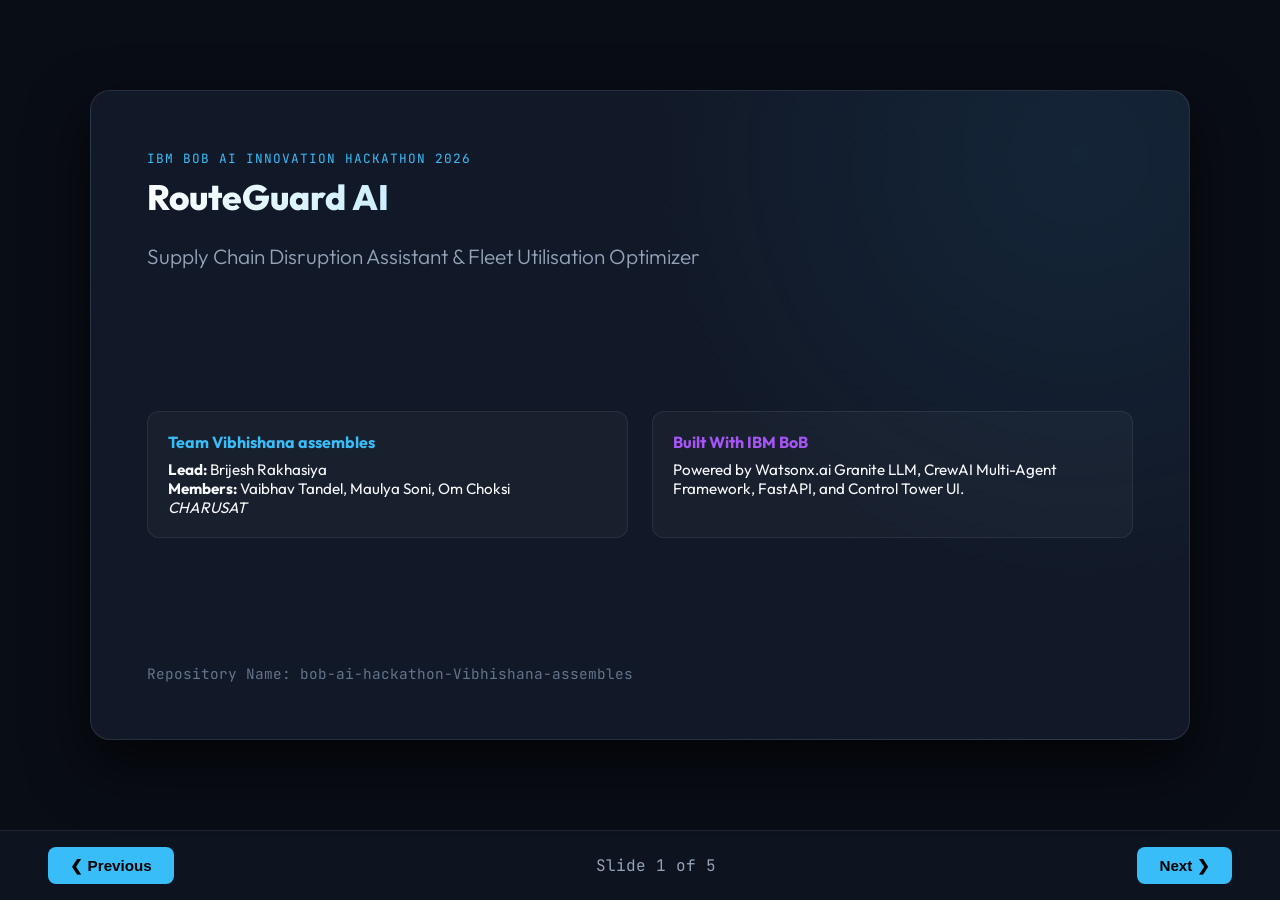
<file: presentation/presentation_deck.html>
<!DOCTYPE html>
<html lang="en">
<head>
  <meta charset="UTF-8">
  <meta name="viewport" content="width=device-width, initial-scale=1.0">
  <title>RouteGuard AI — Pitch Deck (Team Vibhishana assembles)</title>
  <style>
    @import url('https://fonts.googleapis.com/css2?family=Outfit:wght@300;400;600;700;800&family=JetBrains+Mono:wght@400;600&display=swap');
    
    * { margin: 0; padding: 0; box-sizing: border-box; }
    
    body {
      font-family: 'Outfit', sans-serif;
      background: #090d16;
      color: #f8fafc;
      height: 100vh;
      overflow: hidden;
      display: flex;
      flex-direction: column;
    }

    .slide-container {
      flex: 1;
      display: flex;
      align-items: center;
      justify-content: center;
      padding: 2rem;
      position: relative;
    }

    .slide {
      background: #111827;
      border: 1px solid rgba(255, 255, 255, 0.1);
      border-radius: 20px;
      width: 100%;
      max-width: 1100px;
      height: 650px;
      padding: 3.5rem;
      display: none;
      flex-direction: column;
      justify-content: space-between;
      box-shadow: 0 25px 60px rgba(0,0,0,0.7);
      background-image: radial-gradient(circle at 90% 10%, rgba(56, 189, 248, 0.08) 0%, transparent 40%);
    }

    .slide.active {
      display: flex;
      animation: slideIn 0.4s cubic-bezier(0.16, 1, 0.3, 1);
    }

    @keyframes slideIn {
      from { opacity: 0; transform: scale(0.96) translateY(10px); }
      to { opacity: 1; transform: scale(1) translateY(0); }
    }

    .slide-tag {
      font-size: 0.8rem;
      font-family: 'JetBrains Mono', monospace;
      color: #38bdf8;
      text-transform: uppercase;
      letter-spacing: 1px;
      margin-bottom: 0.5rem;
      display: inline-block;
    }

    .slide-title {
      font-size: 2.2rem;
      font-weight: 800;
      background: linear-gradient(135deg, #ffffff, #38bdf8);
      -webkit-background-clip: text;
      -webkit-text-fill-color: transparent;
      margin-bottom: 1.5rem;
    }

    .slide-content {
      font-size: 1.15rem;
      line-height: 1.7;
      color: #cbd5e1;
      flex: 1;
    }

    .bullet-list {
      list-style: none;
      display: flex;
      flex-direction: column;
      gap: 1rem;
    }

    .bullet-list li {
      position: relative;
      padding-left: 1.8rem;
    }

    .bullet-list li::before {
      content: "⚡";
      position: absolute;
      left: 0;
      top: 2px;
      font-size: 0.9rem;
    }

    .grid-2 {
      display: grid;
      grid-template-columns: 1fr 1fr;
      gap: 1.5rem;
      margin-top: 1rem;
    }

    .card-box {
      background: rgba(255, 255, 255, 0.03);
      border: 1px solid rgba(255, 255, 255, 0.08);
      border-radius: 12px;
      padding: 1.25rem;
    }

    .nav-bar {
      height: 70px;
      background: #0d131f;
      border-top: 1px solid rgba(255, 255, 255, 0.08);
      display: flex;
      align-items: center;
      justify-content: space-between;
      padding: 0 3rem;
    }

    .nav-btn {
      background: #38bdf8;
      color: #000;
      border: none;
      padding: 0.6rem 1.4rem;
      border-radius: 8px;
      font-weight: 700;
      font-size: 0.95rem;
      cursor: pointer;
      transition: all 0.2s;
    }

    .nav-btn:hover {
      background: #7dd3fc;
      box-shadow: 0 0 15px rgba(56, 189, 248, 0.4);
    }

    .slide-counter {
      font-family: 'JetBrains Mono', monospace;
      color: #94a3b8;
    }
  </style>
</head>
<body>

  <div class="slide-container">
    
    <!-- Slide 1 -->
    <div class="slide active">
      <div>
        <span class="slide-tag">IBM BoB AI Innovation Hackathon 2026</span>
        <h1 class="slide-title">RouteGuard AI</h1>
        <p style="font-size: 1.3rem; color: #94a3b8; font-weight: 300;">
          Supply Chain Disruption Assistant & Fleet Utilisation Optimizer
        </p>
      </div>

      <div class="grid-2">
        <div class="card-box">
          <strong style="color: #38bdf8;">Team Vibhishana assembles</strong>
          <p style="margin-top: 0.5rem; font-size: 0.95rem;">
            <strong>Lead:</strong> Brijesh Rakhasiya<br>
            <strong>Members:</strong> Vaibhav Tandel, Maulya Soni, Om Choksi<br>
            <em>CHARUSAT</em>
          </p>
        </div>
        <div class="card-box">
          <strong style="color: #a855f7;">Built With IBM BoB</strong>
          <p style="margin-top: 0.5rem; font-size: 0.95rem;">
            Powered by Watsonx.ai Granite LLM, CrewAI Multi-Agent Framework, FastAPI, and Control Tower UI.
          </p>
        </div>
      </div>

      <div style="font-size: 0.9rem; color: #64748b; font-family: 'JetBrains Mono', monospace;">
        Repository Name: bob-ai-hackathon-Vibhishana-assembles
      </div>
    </div>

    <!-- Slide 2 -->
    <div class="slide">
      <div>
        <span class="slide-tag">Industry Challenge</span>
        <h1 class="slide-title">The Logistics Disruption Crisis</h1>
      </div>
      <div class="slide-content">
        <ul class="bullet-list">
          <li><strong>Reactive Chaos:</strong> Monsoon flooding, highway closures, and port strikes disrupt freight with zero automated early warning.</li>
          <li><strong>Cold Chain Disasters:</strong> Temperature excursions spoil ₹50L+ vaccine cargoes — breaches are only discovered at delivery when it is too late.</li>
          <li><strong>Wasted Assets:</strong> Trucks sit idle in low-demand depots while adjacent freight corridors face severe capacity bottlenecks.</li>
          <li><strong>No Carrier Comparison:</strong> Dispatchers make split-second rerouting choices without price, speed, or reliability trade-off data.</li>
        </ul>
      </div>
    </div>

    <!-- Slide 3 -->
    <div class="slide">
      <div>
        <span class="slide-tag">Core Solution</span>
        <h1 class="slide-title">The RouteGuard AI Control Tower</h1>
      </div>
      <div class="slide-content">
        <div class="grid-2">
          <div class="card-box">
            <h3 style="color: #38bdf8; margin-bottom: 0.4rem;">1. Live Disruption Radar</h3>
            <p style="font-size: 0.9rem;">GDACS weather feeds & NHAI advisories correlated with active shipment routes using Haversine geometry.</p>
          </div>
          <div class="card-box">
            <h3 style="color: #ef4444; margin-bottom: 0.4rem;">2. Cold Chain IoT Monitor</h3>
            <p style="font-size: 0.9rem;">Pre-delivery telemetry parsing with WHO & USFDA 21 CFR regulatory severity classification.</p>
          </div>
          <div class="card-box">
            <h3 style="color: #a855f7; margin-bottom: 0.4rem;">3. CrewAI Carrier Auction</h3>
            <p style="font-size: 0.9rem;">Multi-agent carrier bidding comparing Speed, Cost, and Reliability personas in real time.</p>
          </div>
          <div class="card-box">
            <h3 style="color: #10b981; margin-bottom: 0.4rem;">4. Fleet Redeployment</h3>
            <p style="font-size: 0.9rem;">Idle asset locator matching unassigned trucks near disruptions to surge freight corridors.</p>
          </div>
        </div>
      </div>
    </div>

    <!-- Slide 4 -->
    <div class="slide">
      <div>
        <span class="slide-tag">Architecture</span>
        <h1 class="slide-title">Deterministic Core + IBM BoB Grounded Copilot</h1>
      </div>
      <div class="slide-content">
        <ul class="bullet-list">
          <li><strong>0–100 Risk Engine:</strong> Fully deterministic score. Every point traces to an explicit factor (Disruption Proximity, Cargo Sensitivity, Delay Delta).</li>
          <li><strong>Zero Hallucination Guarantee:</strong> IBM BoB Copilot is strictly bounded to synthesize numbers already computed by the math engine.</li>
          <li><strong>CrewAI Agent Integration:</strong> Autonomous carrier bidding personas negotiate rates and ETA deltas automatically.</li>
        </ul>
      </div>
    </div>

    <!-- Slide 5 -->
    <div class="slide">
      <div>
        <span class="slide-tag">Live Impact & ROI</span>
        <h1 class="slide-title">Quantified Value Creation</h1>
      </div>
      <div class="slide-content">
        <div class="grid-2" style="margin-top: 2rem;">
          <div class="card-box" style="text-align: center; padding: 2rem;">
            <div style="font-size: 3rem; font-weight: 800; color: #38bdf8;">80%</div>
            <p style="margin-top: 0.5rem; font-weight: 600;">Faster Disruption Response Time</p>
          </div>
          <div class="card-box" style="text-align: center; padding: 2rem;">
            <div style="font-size: 3rem; font-weight: 800; color: #10b981;">100%</div>
            <p style="margin-top: 0.5rem; font-weight: 600;">Cold Chain Pre-Delivery Protection</p>
          </div>
        </div>
      </div>
    </div>

  </div>

  <div class="nav-bar">
    <button class="nav-btn" onclick="prevSlide()">❮ Previous</button>
    <div class="slide-counter" id="slide-counter">Slide 1 of 5</div>
    <button class="nav-btn" onclick="nextSlide()">Next ❯</button>
  </div>

  <script>
    let currentSlide = 0;
    const slides = document.querySelectorAll('.slide');
    const counter = document.getElementById('slide-counter');

    function updateSlides() {
      slides.forEach((s, idx) => {
        s.classList.toggle('active', idx === currentSlide);
      });
      counter.innerText = `Slide ${currentSlide + 1} of ${slides.length}`;
    }

    function nextSlide() {
      if (currentSlide < slides.length - 1) {
        currentSlide++;
        updateSlides();
      }
    }

    function prevSlide() {
      if (currentSlide > 0) {
        currentSlide--;
        updateSlides();
      }
    }

    document.addEventListener('keydown', (e) => {
      if (e.key === 'ArrowRight' || e.key === ' ') nextSlide();
      if (e.key === 'ArrowLeft') prevSlide();
    });
  </script>
</body>
</html>
</file>
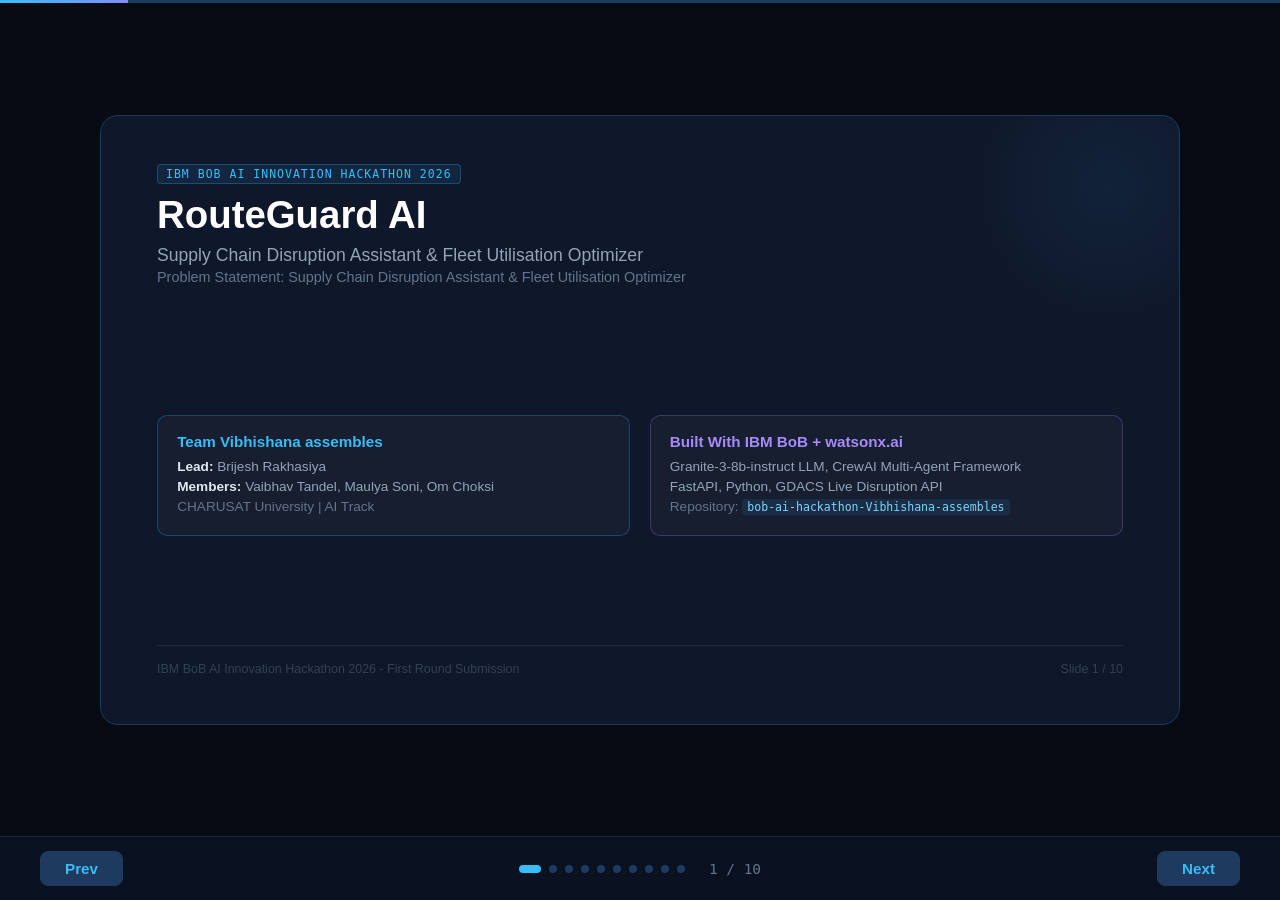
<file: presentation/slides.html>
<!DOCTYPE html>
<html lang="en">
<head>
  <meta charset="UTF-8">
  <meta name="viewport" content="width=device-width, initial-scale=1.0">
  <title>RouteGuard AI - Pitch Deck | Team Vibhishana assembles | IBM BoB Hackathon 2026</title>
  <style>
    * { margin: 0; padding: 0; box-sizing: border-box; }
    body {
      font-family: -apple-system, 'Segoe UI', Arial, sans-serif;
      background: #060b14;
      color: #f1f5f9;
      height: 100vh;
      overflow: hidden;
      display: flex;
      flex-direction: column;
    }
    .progress-bar { height: 3px; background: #1e3a5f; }
    .progress-fill { height: 100%; background: linear-gradient(90deg, #38bdf8, #818cf8); transition: width 0.4s; }
    .deck { flex: 1; display: flex; align-items: center; justify-content: center; padding: 1.5rem; }
    .slide {
      background: #0f172a;
      border: 1px solid #1e3a5f;
      border-radius: 18px;
      width: 100%; max-width: 1080px; height: 610px;
      padding: 3rem 3.5rem;
      display: none; flex-direction: column; justify-content: space-between;
      position: relative; overflow: hidden;
    }
    .slide::before {
      content: ''; position: absolute; top: -80px; right: -80px;
      width: 300px; height: 300px; border-radius: 50%;
      background: radial-gradient(circle, rgba(56,189,248,0.07) 0%, transparent 70%);
      pointer-events: none;
    }
    .slide.active { display: flex; animation: appear 0.35s ease-out; }
    @keyframes appear { from { opacity: 0; transform: translateY(12px); } to { opacity: 1; transform: none; } }
    .tag {
      display: inline-block; font-size: 0.72rem; font-family: monospace;
      color: #38bdf8; background: rgba(56,189,248,0.1); border: 1px solid rgba(56,189,248,0.25);
      border-radius: 4px; padding: 2px 8px; letter-spacing: 1px; text-transform: uppercase; margin-bottom: 0.6rem;
    }
    .tag.purple { color: #a78bfa; background: rgba(167,139,250,0.1); border-color: rgba(167,139,250,0.25); }
    .tag.green  { color: #34d399; background: rgba(52,211,153,0.1); border-color: rgba(52,211,153,0.25); }
    .tag.red    { color: #f87171; background: rgba(248,113,113,0.1); border-color: rgba(248,113,113,0.25); }
    .tag.amber  { color: #fbbf24; background: rgba(251,191,36,0.1); border-color: rgba(251,191,36,0.25); }
    h1.headline {
      font-size: 2.4rem; font-weight: 800; line-height: 1.15;
      background: linear-gradient(135deg, #fff 30%, #7dd3fc 100%);
      -webkit-background-clip: text; -webkit-text-fill-color: transparent; margin-bottom: 0.5rem;
    }
    h1.headline.small { font-size: 1.9rem; }
    .sub { font-size: 1.1rem; color: #94a3b8; margin-bottom: 1.2rem; }
    .grid2 { display: grid; grid-template-columns: 1fr 1fr; gap: 1.2rem; }
    .grid3 { display: grid; grid-template-columns: 1fr 1fr 1fr; gap: 1rem; }
    .box {
      background: rgba(255,255,255,0.03); border: 1px solid rgba(255,255,255,0.07);
      border-radius: 10px; padding: 1.1rem 1.2rem;
    }
    .box h3 { font-size: 0.95rem; font-weight: 700; margin-bottom: 0.4rem; }
    .box p  { font-size: 0.85rem; color: #94a3b8; line-height: 1.5; }
    .box.blue  { border-color: rgba(56,189,248,0.25); }
    .box.red   { border-color: rgba(248,113,113,0.25); }
    .box.purple{ border-color: rgba(167,139,250,0.25); }
    .box.green { border-color: rgba(52,211,153,0.25); }
    .box.amber { border-color: rgba(251,191,36,0.25); }
    .bullets { display: flex; flex-direction: column; gap: 0.85rem; margin-top: 0.5rem; }
    .bullet {
      display: flex; gap: 0.8rem; align-items: flex-start;
      font-size: 1rem; line-height: 1.55; color: #cbd5e1;
    }
    .bullet .icon { font-size: 0.9rem; flex-shrink: 0; margin-top: 2px; color: #38bdf8; font-weight: 700; }
    .bullet strong { color: #e2e8f0; }
    .big-stat { font-size: 3.2rem; font-weight: 800; }
    .big-stat.blue  { color: #38bdf8; }
    .big-stat.green { color: #34d399; }
    .big-stat.red   { color: #f87171; }
    .footer-strip {
      display: flex; align-items: center; justify-content: space-between;
      font-size: 0.78rem; color: #334155; padding-top: 1rem;
      border-top: 1px solid #1e293b; flex-shrink: 0;
    }
    .nav-bar {
      height: 64px; background: #0a1120; border-top: 1px solid #1e293b;
      display: flex; align-items: center; justify-content: space-between; padding: 0 2.5rem;
      flex-shrink: 0;
    }
    .nav-btn {
      background: #1e3a5f; color: #38bdf8; border: 1px solid #1e3a5f;
      padding: 0.5rem 1.5rem; border-radius: 8px; font-weight: 700; font-size: 0.95rem;
      cursor: pointer; transition: all 0.2s;
    }
    .nav-btn:hover { background: #38bdf8; color: #000; }
    .counter { font-family: monospace; font-size: 0.9rem; color: #64748b; }
    .dot-nav { display: flex; gap: 8px; align-items: center; }
    .dot {
      width: 8px; height: 8px; border-radius: 50%; background: #1e3a5f; cursor: pointer; transition: all 0.2s;
    }
    .dot.active { background: #38bdf8; width: 22px; border-radius: 4px; }
    .chip {
      display: inline-block; font-size: 0.75rem; font-family: monospace;
      background: rgba(56,189,248,0.08); border: 1px solid rgba(56,189,248,0.2);
      color: #7dd3fc; border-radius: 4px; padding: 2px 8px; margin: 2px;
    }
    .arch-row { display: flex; align-items: center; gap: 0.8rem; margin-bottom: 0.6rem; }
    .arch-step {
      background: rgba(56,189,248,0.08); border: 1px solid rgba(56,189,248,0.2);
      border-radius: 8px; padding: 0.6rem 1rem; font-size: 0.88rem; white-space: nowrap;
    }
    .arch-arrow { color: #38bdf8; font-size: 1.2rem; flex-shrink: 0; }
    code { font-family: monospace; background: rgba(56,189,248,0.1); padding: 1px 5px; border-radius: 3px; font-size: 0.85em; color: #7dd3fc; }
    .bullet-dash { display: inline-block; width: 12px; flex-shrink: 0; color: #38bdf8; font-weight: 700; }
  </style>
</head>
<body>

<div class="progress-bar"><div class="progress-fill" id="progress" style="width:10%"></div></div>

<div class="deck">

  <!-- SLIDE 1: TITLE -->
  <div class="slide active">
    <div>
      <span class="tag">IBM BoB AI Innovation Hackathon 2026</span>
      <h1 class="headline">RouteGuard AI</h1>
      <p class="sub">Supply Chain Disruption Assistant &amp; Fleet Utilisation Optimizer<br>
        <span style="color:#64748b; font-size:0.9rem;">Problem Statement: Supply Chain Disruption Assistant &amp; Fleet Utilisation Optimizer</span>
      </p>
    </div>
    <div class="grid2">
      <div class="box blue">
        <h3 style="color:#38bdf8;">Team Vibhishana assembles</h3>
        <p style="margin-top:0.4rem;">
          <strong style="color:#e2e8f0;">Lead:</strong> Brijesh Rakhasiya<br>
          <strong style="color:#e2e8f0;">Members:</strong> Vaibhav Tandel, Maulya Soni, Om Choksi<br>
          <span style="color:#64748b;">CHARUSAT University | AI Track</span>
        </p>
      </div>
      <div class="box purple">
        <h3 style="color:#a78bfa;">Built With IBM BoB + watsonx.ai</h3>
        <p style="margin-top:0.4rem;">
          Granite-3-8b-instruct LLM, CrewAI Multi-Agent Framework<br>
          FastAPI, Python, GDACS Live Disruption API<br>
          <span style="color:#64748b;">Repository: <code>bob-ai-hackathon-Vibhishana-assembles</code></span>
        </p>
      </div>
    </div>
    <div class="footer-strip">
      <span>IBM BoB AI Innovation Hackathon 2026 - First Round Submission</span>
      <span>Slide 1 / 10</span>
    </div>
  </div>

  <!-- SLIDE 2: THE PROBLEM -->
  <div class="slide">
    <div>
      <span class="tag red">The Problem</span>
      <h1 class="headline small">Supply Chains Are Flying Blind During Disruptions</h1>
      <p class="sub">India's Rs 14 trillion domestic freight market operates with no automated disruption intelligence layer.</p>
    </div>
    <div class="bullets">
      <div class="bullet"><span class="bullet-dash">-</span><span><strong>Reactive, Not Proactive:</strong> A dispatcher typically learns about a highway closure from a phone call or WhatsApp, not from a system that has already correlated it against every active shipment through that corridor.</span></div>
      <div class="bullet"><span class="bullet-dash">-</span><span><strong>Cold Chain Disasters:</strong> Temperature excursions on vaccine / pharma shipments worth Rs 50L+ are only discovered at delivery when cargo is already spoiled. There is no pre-delivery detection.</span></div>
      <div class="bullet"><span class="bullet-dash">-</span><span><strong>Fleet Sitting Idle:</strong> Trucks sit in low-demand depots while adjacent corridors face surge capacity. Manual matching takes hours. Fleet utilisation stays below 65%.</span></div>
      <div class="bullet"><span class="bullet-dash">-</span><span><strong>No Carrier Comparison:</strong> Reroute decisions are made without price, ETA, and reliability comparison. Dispatchers fly blind on trade-offs that cost the business lakhs.</span></div>
    </div>
    <div class="footer-strip"><span>IBM BoB AI Innovation Hackathon 2026</span><span>Slide 2 / 10</span></div>
  </div>

  <!-- SLIDE 3: THE SOLUTION -->
  <div class="slide">
    <div>
      <span class="tag green">Our Solution</span>
      <h1 class="headline small">RouteGuard AI - Five-Stage Logistics Control Tower</h1>
      <p class="sub">Deterministic math engines + IBM BoB grounded AI copilot = auditable, trustworthy logistics intelligence.</p>
    </div>
    <div class="grid2" style="flex:1; margin-top:0.8rem;">
      <div class="box blue">
        <h3 style="color:#38bdf8;">1. Live Disruption Radar</h3>
        <p>Integrates real-time GDACS disaster/weather API + NHAI highway advisories. Correlates them against active shipment coordinates using Haversine geometry to find which shipments are actually at risk.</p>
      </div>
      <div class="box red">
        <h3 style="color:#f87171;">2. Cold Chain IoT Monitor</h3>
        <p>Ingests temperature sensor streams before delivery. Calculates degree-hours out of range, excursion duration, and classifies severity against WHO TRS 961 and FDA 21 CFR GDP standards.</p>
      </div>
      <div class="box purple">
        <h3 style="color:#a78bfa;">3. CrewAI Carrier Auction</h3>
        <p>Three autonomous carrier agents (Speed, Cost, Reliability) each independently propose a bid grounded in the reroute deltas. A Negotiator agent selects the best bid for the stated priority.</p>
      </div>
      <div class="box green">
        <h3 style="color:#34d399;">4. Fleet Redeployment Engine</h3>
        <p>Scans idle fleet assets within a 100km geo-radius of disruption nodes. Ranks and matches them to overload corridors by capacity, reefer suitability, and proximity.</p>
      </div>
    </div>
    <div class="footer-strip"><span>IBM BoB AI Innovation Hackathon 2026</span><span>Slide 3 / 10</span></div>
  </div>

  <!-- SLIDE 4: ARCHITECTURE -->
  <div class="slide">
    <div>
      <span class="tag">Technical Architecture</span>
      <h1 class="headline small">Hybrid Architecture: Deterministic Core + Grounded AI</h1>
      <p class="sub">AI is load-bearing, but only where AI is actually superior to deterministic code.</p>
    </div>
    <div style="flex:1; margin-top:0.6rem;">
      <div class="arch-row">
        <div class="arch-step" style="background:rgba(56,189,248,0.1);">GDACS Live API</div>
        <div class="arch-arrow">+</div>
        <div class="arch-step">NHAI Seeded Data</div>
        <div class="arch-arrow">&rarr;</div>
        <div class="arch-step" style="background:rgba(56,189,248,0.1);">Impact Correlation Engine<br><small style="color:#64748b;">Haversine geometry</small></div>
        <div class="arch-arrow">&rarr;</div>
        <div class="arch-step" style="background:rgba(248,113,113,0.1);">Risk Scoring Engine<br><small style="color:#64748b;">0-100 deterministic</small></div>
      </div>
      <div class="arch-row" style="margin-left: 3rem;">
        <div class="arch-step" style="background:rgba(167,139,250,0.1);">Reroute Simulation</div>
        <div class="arch-arrow">+</div>
        <div class="arch-step" style="background:rgba(52,211,153,0.1);">Fleet Matching Engine</div>
        <div class="arch-arrow">&rarr;</div>
        <div class="arch-step" style="background:rgba(167,139,250,0.1);">CrewAI Carrier Negotiation<br><small style="color:#64748b;">3 agent personas + negotiator</small></div>
      </div>
      <div class="arch-row" style="margin-left: 8rem;">
        <div class="arch-step" style="background:rgba(56,189,248,0.15); border-color:rgba(56,189,248,0.4); font-weight:700;">IBM BoB / watsonx.ai Granite Copilot<br><small style="color:#94a3b8;">Grounded to computed facts only - zero hallucination guaranteed</small></div>
        <div class="arch-arrow">&rarr;</div>
        <div class="arch-step">Dispatcher Brief</div>
      </div>
      <div style="margin-top:0.8rem; display:flex; gap:0.5rem; flex-wrap:wrap;">
        <span class="chip">Python 3.13</span><span class="chip">FastAPI</span><span class="chip">Pydantic</span>
        <span class="chip">CrewAI 0.70</span><span class="chip">watsonx.ai Granite-3-8b</span>
        <span class="chip">IBM BoB</span><span class="chip">GDACS API</span><span class="chip">pytest (16 tests)</span>
        <span class="chip">HTML5/CSS3 Control Tower UI</span>
      </div>
    </div>
    <div class="footer-strip"><span>IBM BoB AI Innovation Hackathon 2026</span><span>Slide 4 / 10</span></div>
  </div>

  <!-- SLIDE 5: RISK ENGINE DEEP DIVE -->
  <div class="slide">
    <div>
      <span class="tag amber">Deep Dive: Risk Engine</span>
      <h1 class="headline small">Deterministic 0-100 Risk Scoring - Fully Auditable</h1>
      <p class="sub">Every point on the risk score traces to a named, inspectable <code>RiskFactor</code> object. No black box.</p>
    </div>
    <div class="grid2" style="flex:1; margin-top:0.8rem;">
      <div>
        <div class="box amber" style="margin-bottom:0.9rem;">
          <h3 style="color:#fbbf24;">Factor: Disruption Severity</h3>
          <p>LOW=10pts, MODERATE=25pts, HIGH=40pts, CRITICAL=55pts. Worst intersecting disruption wins (cascading does not add linearly).</p>
        </div>
        <div class="box" style="margin-bottom:0.9rem;">
          <h3 style="color:#e2e8f0;">Factor: Cargo Sensitivity</h3>
          <p>STANDARD=0pts, HIGH_VALUE=10pts, TIME_CRITICAL=15pts, COLD_CHAIN=20pts</p>
        </div>
        <div class="box">
          <h3 style="color:#e2e8f0;">Factor: Cargo Value (INR)</h3>
          <p>&gt;= Rs 50L gives +15pts | &gt;= Rs 10L gives +8pts | Below threshold gives 0pts</p>
        </div>
      </div>
      <div class="box amber">
        <h3 style="color:#fbbf24; margin-bottom:0.8rem;">Example: SHP-1001 - Score 85/100</h3>
        <div style="font-family:monospace; font-size:0.85rem; line-height:2;">
          <span style="color:#f87171;">disruption_severity</span> = 55 pts (CRITICAL: NH-48 monsoon flood)<br>
          <span style="color:#fb923c;">cargo_sensitivity</span> = 20 pts (COLD_CHAIN vaccines)<br>
          <span style="color:#fbbf24;">cargo_value</span> = 15 pts (Rs 65L &gt;= Rs 50L threshold)<br>
          <span style="color:#94a3b8;">compounding</span> = 0 pts (single disruption)<br>
          <hr style="border-color:#334155; margin:4px 0;">
          <strong style="color:#fca5a5;">Total: 90/100 capped at 85 - band: CRITICAL</strong>
        </div>
        <p style="font-size:0.8rem; color:#64748b; margin-top:0.6rem;">IBM BoB Copilot reads this exact breakdown and cites only these numbers in its brief.</p>
      </div>
    </div>
    <div class="footer-strip"><span>IBM BoB AI Innovation Hackathon 2026</span><span>Slide 5 / 10</span></div>
  </div>

  <!-- SLIDE 6: COLD CHAIN DEEP DIVE -->
  <div class="slide">
    <div>
      <span class="tag red">Deep Dive: Cold Chain</span>
      <h1 class="headline small">Pre-Delivery IoT Excursion Detection &amp; Regulatory Classification</h1>
      <p class="sub">SHP-1001 Vaccine Shipment - 6-Hour Sensor Log Analysis</p>
    </div>
    <div class="grid2" style="flex:1; margin-top:0.6rem;">
      <div>
        <div class="box" style="margin-bottom:0.8rem; background:rgba(52,211,153,0.05);">
          <h3 style="color:#34d399;">Sensor Telemetry Parsed</h3>
          <p>7 IoT readings over 6h, Avg: 6.4 deg C, Min: 4.1 deg C, Max: 10.4 deg C<br>
          Door open events: 1, Battery: 72% (low, flagged)</p>
        </div>
        <div class="box red" style="margin-bottom:0.8rem;">
          <h3 style="color:#f87171;">Excursion Detected</h3>
          <p>Duration: 120 minutes above 8 deg C threshold<br>
          Degree-hours out of range: 4.4 DH<br>
          Peak temperature: 10.4 deg C</p>
        </div>
        <div class="box">
          <h3 style="color:#e2e8f0;">Regulatory Classification Logic</h3>
          <p style="font-size:0.82rem;">NOMINAL: 0 min excursion<br>
          STABILITY_OK: &lt;=15 min AND max&lt;=10 deg C AND min&gt;=1 deg C<br>
          <strong style="color:#fbbf24;">QUARANTINE_REQUIRED</strong>: &lt;=120 min AND max&lt;=15 deg C AND min&gt;=0 deg C<br>
          CARGO_SPOILED: &gt;120 min OR max&gt;15 deg C</p>
        </div>
      </div>
      <div class="box red" style="display:flex; flex-direction:column; gap:0.8rem;">
        <h3 style="color:#f87171;">Verdict: QUARANTINE_REQUIRED</h3>
        <p style="font-size:0.85rem;">Standard: <strong>WHO TRS 961 / FDA 21 CFR GDP Guidelines</strong></p>
        <p style="font-size:0.9rem; color:#fca5a5; font-weight:600;">
          "Moderate excursion detected. Automatic quarantine flag added.<br>
          QA stability review and data log download required at receiving dock."
        </p>
        <p style="font-size:0.82rem; color:#94a3b8; margin-top:0.4rem;">
          This alert fires before delivery, while there is still time to:<br>
          - Reroute to nearest temperature-controlled facility<br>
          - Notify QA team and insurance<br>
          - Dispatch replacement stock pre-emptively
        </p>
        <div style="background:rgba(239,68,68,0.1); border:1px solid rgba(239,68,68,0.3); border-radius:8px; padding:0.6rem 1rem; margin-top:0.4rem;">
          <p style="font-size:0.82rem; color:#fca5a5;">Without RouteGuard AI: breach discovered on arrival. Rs 65L cargo spoiled. Full replacement cost + liability.</p>
        </div>
      </div>
    </div>
    <div class="footer-strip"><span>IBM BoB AI Innovation Hackathon 2026</span><span>Slide 6 / 10</span></div>
  </div>

  <!-- SLIDE 7: IBM BOB INTEGRATION -->
  <div class="slide">
    <div>
      <span class="tag purple">IBM BoB Integration</span>
      <h1 class="headline small">IBM BoB / watsonx.ai - Genuinely Load-Bearing AI</h1>
      <p class="sub">Not AI sprinkled on top. The LLM solves a real problem that deterministic code cannot: natural-language synthesis under grounding constraints.</p>
    </div>
    <div class="grid2" style="flex:1; margin-top:0.8rem;">
      <div>
        <div class="box purple" style="margin-bottom:0.9rem;">
          <h3 style="color:#a78bfa;">The Grounding Architecture</h3>
          <p>The system prompt sent to Granite explicitly says: "Cite ONLY numbers present in the payload. Never invent a price, ETA, distance, or risk score that is not in the JSON you were given."</p>
          <p style="margin-top:0.4rem; font-size:0.82rem; color:#64748b;">This single instruction is why a dispatcher can <strong>trust</strong> the output.</p>
        </div>
        <div class="box" style="margin-bottom:0.9rem;">
          <h3 style="color:#e2e8f0;">What BoB Actually Does</h3>
          <p>Receives a JSON payload of already-computed facts: risk score + factors, reroute options, fleet candidates, cold chain report. Synthesises them into a single, readable dispatcher brief with one clear recommended action.</p>
        </div>
        <div class="box">
          <h3 style="color:#e2e8f0;">CrewAI Multi-Agent Negotiation</h3>
          <p>Three carrier agents (Swift, ValueHaul, TrustLine) with distinct business personas independently bid on a reroute option. A fourth Negotiator agent picks the best bid for the stated priority.</p>
        </div>
      </div>
      <div class="box" style="background:rgba(167,139,250,0.06); border-color:rgba(167,139,250,0.2); font-family:monospace; font-size:0.82rem; line-height:1.6;">
        <div style="color:#a78bfa; font-weight:700; margin-bottom:0.5rem;">Sample BoB Dispatcher Brief (grounded)</div>
        <div style="color:#94a3b8; margin-bottom:0.4rem;">// POST /api/copilot/brief { "shipment_id": "SHP-1001" }</div>
        <div style="color:#e2e8f0;">"SHP-1001 (Vaccines, Rs65L) currently scores <span style="color:#f87171;">85/100 CRITICAL</span>. The dominant factor is a CRITICAL-rated monsoon flood on NH-48 (+55pts), compounded by cold-chain sensitivity (+20pts) and high cargo value (+15pts).</div>
        <div style="color:#e2e8f0; margin-top:0.4rem;">The cold chain sensor log shows a <span style="color:#f87171;">10.4 deg C excursion for 120 minutes</span> classified QUARANTINE_REQUIRED under WHO TRS 961.</div>
        <div style="color:#fbbf24; margin-top:0.4rem; font-weight:600;">RECOMMENDED: Bypass via NH48 alternate carriageway. Delta: +3.5h, +Rs2,200. Projected risk after reroute: 38/100."</div>
        <div style="color:#475569; margin-top:0.6rem; font-size:0.75rem;">// All cited numbers originated from risk_engine.py and cold_chain_engine.py - not generated by LLM inference.</div>
      </div>
    </div>
    <div class="footer-strip"><span>IBM BoB AI Innovation Hackathon 2026</span><span>Slide 7 / 10</span></div>
  </div>

  <!-- SLIDE 8: DEMO / DASHBOARD -->
  <div class="slide">
    <div>
      <span class="tag">Working Demo</span>
      <h1 class="headline small">Interactive Control Tower Dashboard</h1>
      <p class="sub">Five-panel single-page app. Runs on localhost:8000 in under 60 seconds. 16 passing tests.</p>
    </div>
    <div class="grid3" style="flex:1; margin-top:0.8rem;">
      <div class="box blue">
        <h3 style="color:#38bdf8;">Panel 1: Risk Dashboard</h3>
        <p>Live ranked shipment list by risk score. Reroute modal with three corridor options and cost/time deltas. Click-through disruption detail.</p>
      </div>
      <div class="box red">
        <h3 style="color:#f87171;">Panel 2: Cold Chain Monitor</h3>
        <p>SVG temperature telemetry chart. Safe-zone band (2-8 deg C) overlay. Breach annotation + WHO/FDA severity box with recommended action.</p>
      </div>
      <div class="box purple">
        <h3 style="color:#a78bfa;">Panel 3: Carrier Auction</h3>
        <p>Live CrewAI multi-agent bidding. Three carrier bids with price, ETA, and reliability displayed. Negotiator winner highlighted.</p>
      </div>
      <div class="box green">
        <h3 style="color:#34d399;">Panel 4: Fleet Assets</h3>
        <p>Idle asset table with geo-proximity distances to disruption nodes. Capacity, type, and redeployment match score per asset.</p>
      </div>
      <div class="box amber">
        <h3 style="color:#fbbf24;">Panel 5: IBM BoB Copilot</h3>
        <p>Chat UI with grounding label. Instant plain-language briefings for any shipment, grounded strictly to computed facts.</p>
      </div>
      <div class="box">
        <h3 style="color:#e2e8f0;">API + Tests</h3>
        <p>FastAPI Swagger UI at <code>/docs</code>. 16 pytest unit tests covering risk engine, cold chain, reroute, and fleet engines. All passing.</p>
      </div>
    </div>
    <div class="footer-strip"><span>IBM BoB AI Innovation Hackathon 2026</span><span>Slide 8 / 10</span></div>
  </div>

  <!-- SLIDE 9: ROI / IMPACT -->
  <div class="slide">
    <div>
      <span class="tag green">Business Impact</span>
      <h1 class="headline small">Quantified Value &amp; Industry Impact</h1>
      <p class="sub">Three measurable outcomes for any logistics operator using RouteGuard AI at scale.</p>
    </div>
    <div class="grid3" style="flex:1; margin-top:1.5rem;">
      <div class="box blue" style="text-align:center; padding:1.8rem 1rem;">
        <div class="big-stat blue">80%</div>
        <p style="margin-top:0.6rem; font-weight:600; color:#e2e8f0;">Faster Disruption Response</p>
        <p style="margin-top:0.3rem; font-size:0.82rem;">From hours of phone calls to minutes of automated correlation. Every affected shipment identified instantly.</p>
      </div>
      <div class="box red" style="text-align:center; padding:1.8rem 1rem;">
        <div class="big-stat red">Rs 0</div>
        <p style="margin-top:0.6rem; font-weight:600; color:#e2e8f0;">Cold Chain Cargo Loss</p>
        <p style="margin-top:0.3rem; font-size:0.82rem;">Pre-delivery excursion detection eliminates Rs 50L+ spoilage events. QA quarantine triggered automatically.</p>
      </div>
      <div class="box green" style="text-align:center; padding:1.8rem 1rem;">
        <div class="big-stat green">25%</div>
        <p style="margin-top:0.6rem; font-weight:600; color:#e2e8f0;">Fleet Cost Savings</p>
        <p style="margin-top:0.3rem; font-size:0.82rem;">Idle assets matched to surge lanes without broker markup. Utilisation from &lt;65% to &gt;90% systematically.</p>
      </div>
    </div>
    <div style="margin-top:1rem; padding:0.8rem 1rem; background:rgba(56,189,248,0.05); border:1px solid rgba(56,189,248,0.15); border-radius:8px; font-size:0.85rem; color:#94a3b8;">
      <strong style="color:#e2e8f0;">Future Roadmap:</strong> Direct NHAI FASTag API integration, Cellular IoT sensor push protocol, SAP/Oracle TMS connector, Multi-city GDACS polygon routing
    </div>
    <div class="footer-strip"><span>IBM BoB AI Innovation Hackathon 2026</span><span>Slide 9 / 10</span></div>
  </div>

  <!-- SLIDE 10: SUMMARY -->
  <div class="slide">
    <div>
      <span class="tag">Thank You</span>
      <h1 class="headline">RouteGuard AI</h1>
      <p class="sub">One control tower to stop supply chain fires before they start.</p>
    </div>
    <div class="grid2">
      <div class="box">
        <h3 style="color:#38bdf8; margin-bottom:0.6rem;">What We Built</h3>
        <div class="bullets" style="gap:0.5rem;">
          <div class="bullet" style="font-size:0.9rem;"><span class="bullet-dash">-</span><span>Live GDACS disruption radar + Haversine impact correlation</span></div>
          <div class="bullet" style="font-size:0.9rem;"><span class="bullet-dash">-</span><span>Deterministic 0-100 risk engine, every point auditable</span></div>
          <div class="bullet" style="font-size:0.9rem;"><span class="bullet-dash">-</span><span>Cold chain IoT monitor, WHO/FDA excursion classification</span></div>
          <div class="bullet" style="font-size:0.9rem;"><span class="bullet-dash">-</span><span>CrewAI 4-agent carrier negotiation hub</span></div>
          <div class="bullet" style="font-size:0.9rem;"><span class="bullet-dash">-</span><span>Fleet idle-asset redeployment engine</span></div>
          <div class="bullet" style="font-size:0.9rem;"><span class="bullet-dash">-</span><span>IBM BoB / watsonx.ai grounded dispatcher copilot</span></div>
          <div class="bullet" style="font-size:0.9rem;"><span class="bullet-dash">-</span><span>16 passing unit tests, Full FastAPI REST backend</span></div>
        </div>
      </div>
      <div class="box purple">
        <h3 style="color:#a78bfa; margin-bottom:0.6rem;">Why This Architecture Wins</h3>
        <p style="font-size:0.9rem; margin-bottom:0.8rem;">The single most important design decision: <strong>the LLM never computes risk scores, it only explains them.</strong> Every number cited by IBM BoB originated from the deterministic Python engine. A dispatcher or a judge can trace any claim to a named, inspectable factor.</p>
        <p style="font-size:0.9rem; color:#94a3b8;">This hybrid architecture is what makes AI logistics software trustworthy and auditable for the real world, not just impressive in a demo.</p>
        <div style="margin-top:0.8rem; padding:0.6rem; background:rgba(167,139,250,0.1); border-radius:6px; font-size:0.82rem; color:#c4b5fd;">
          Team Vibhishana assembles | CHARUSAT | IBM BoB AI Innovation Hackathon 2026
        </div>
      </div>
    </div>
    <div class="footer-strip"><span>Repository: bob-ai-hackathon-Vibhishana-assembles</span><span>Slide 10 / 10</span></div>
  </div>

</div>

<div class="nav-bar">
  <button class="nav-btn" onclick="prev()">Prev</button>
  <div style="display:flex;align-items:center;gap:1.5rem;">
    <div class="dot-nav" id="dots"></div>
    <span class="counter" id="counter">1 / 10</span>
  </div>
  <button class="nav-btn" onclick="next()">Next</button>
</div>

<script>
  const slides = document.querySelectorAll('.slide');
  const total = slides.length;
  var cur = 0;
  var dotsEl = document.getElementById('dots');
  var counterEl = document.getElementById('counter');
  var progressEl = document.getElementById('progress');

  for (var i = 0; i < total; i++) {
    var d = document.createElement('div');
    d.className = 'dot' + (i === 0 ? ' active' : '');
    d.onclick = (function(n){ return function(){ goTo(n); }; })(i);
    dotsEl.appendChild(d);
  }

  function goTo(n) {
    slides[cur].classList.remove('active');
    dotsEl.children[cur].classList.remove('active');
    cur = n;
    slides[cur].classList.add('active');
    dotsEl.children[cur].classList.add('active');
    counterEl.textContent = (cur + 1) + ' / ' + total;
    progressEl.style.width = ((cur + 1) / total * 100) + '%';
  }

  function next() { if (cur < total - 1) goTo(cur + 1); }
  function prev() { if (cur > 0) goTo(cur - 1); }

  document.addEventListener('keydown', function(e) {
    if (e.key === 'ArrowRight' || e.key === ' ') next();
    if (e.key === 'ArrowLeft') prev();
  });
</script>
</body>
</html>
</file>
